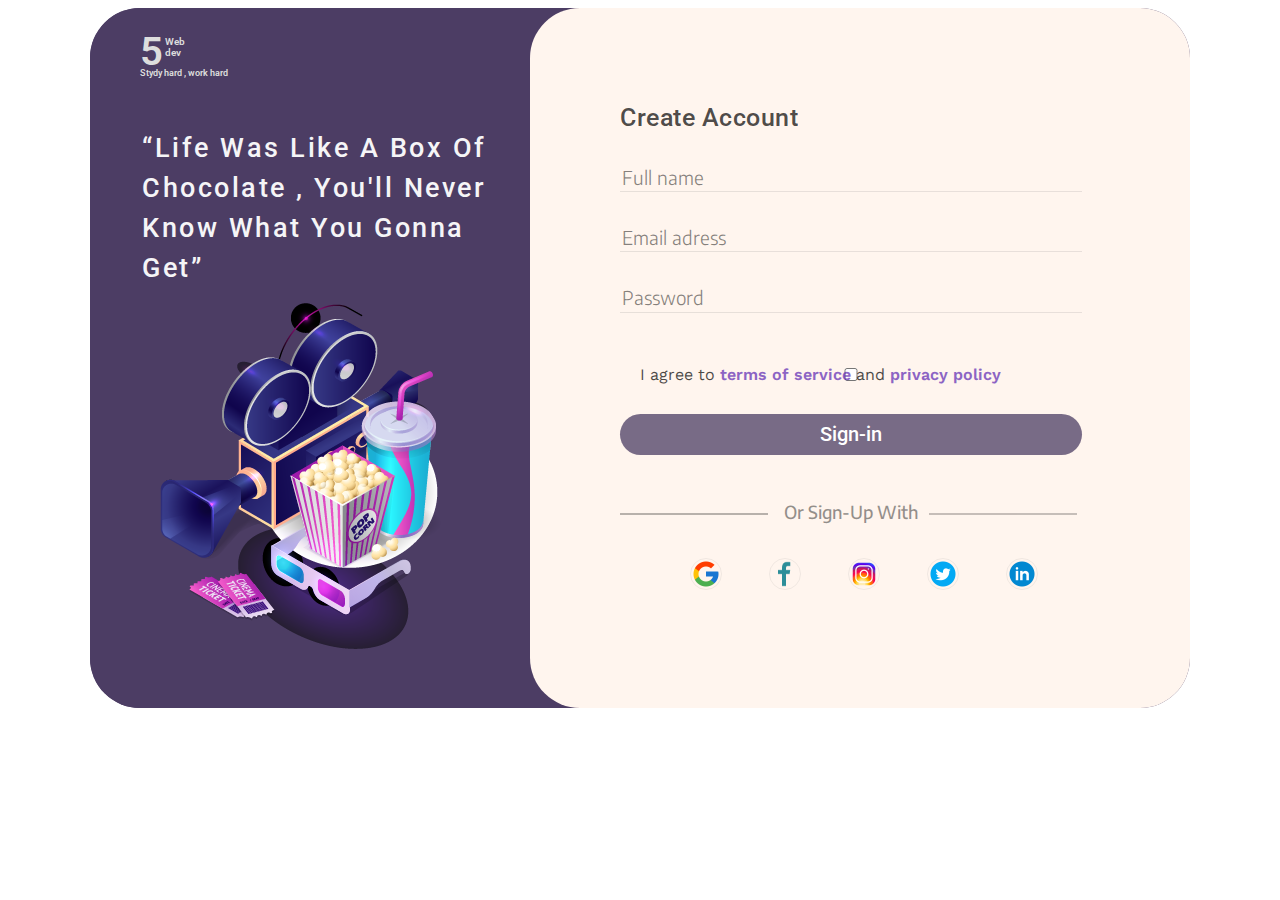
<file: chalenge4/index.html>
<!DOCTYPE html>
<html lang="en">
  <head>
    <meta charset="UTF-8" />
    <meta http-equiv="X-UA-Compatible" content="IE=edge" />
    <meta name="viewport" content="width=device-width, initial-scale=1.0" />
    <link rel="stylesheet" href="master.css" />
    <link rel="preconnect" href="https://fonts.googleapis.com" />
    <link rel="preconnect" href="https://fonts.gstatic.com" crossorigin />
    <link rel="preconnect" href="https://fonts.googleapis.com" />
    <link rel="preconnect" href="https://fonts.gstatic.com" crossorigin />
    <link rel="preconnect" href="https://fonts.googleapis.com">
<link rel="preconnect" href="https://fonts.gstatic.com" crossorigin>
<link href="https://fonts.googleapis.com/css2?family=Encode+Sans:wght@200;300;400;500;600;700&family=Estonia&family=Roboto:ital,wght@0,100;0,300;0,400;0,500;1,100;1,300;1,400&family=Work+Sans:ital,wght@0,300;0,500;0,600;0,700;0,800;0,900;1,200;1,300;1,400;1,500;1,600;1,700;1,800&display=swap" rel="stylesheet">
    <link
      href="https://fonts.googleapis.com/css2?family=Estonia&family=Roboto:ital,wght@0,100;0,300;0,400;0,500;1,100;1,300;1,400&family=Work+Sans:ital,wght@0,300;0,400;0,500;0,600;0,700;0,800;0,900;1,200;1,300;1,400;1,500;1,600;1,700;1,800&display=swap"
      rel="stylesheet"
    />
    <link
      href="https://fonts.googleapis.com/css2?family=Estonia&family=Work+Sans:ital,wght@0,300;0,400;0,500;0,600;0,700;0,800;0,900;1,200;1,300;1,400;1,500;1,600;1,700;1,800&display=swap"
      rel="stylesheet"
    />
    <title>Document</title>
    <link rel="stylesheet" href="all.min.css">
  </head>
  <body>
    <div class="container">
      <div class="landing">
        <div class="bg"></div>
        <div class="title">
          <span>5</span>
          <p>Web <br />dev</p>
          <h5>Stydy hard , work hard</h5>
          <q
            >life was like a box of chocolate , you'll never know what you gonna
            get</q
          >
        </div>
      </div>
      <div class="signup">
        <form action="">
          <div class="sign">
            
            <p>Create Account</p>
            <input type="text" class="box" placeholder="Full name" >
            <input type="text" class="box" placeholder="Email adress">
            <input type="password" class="box bx3"  placeholder="Password">
            <input type="checkbox" class="check">
          <label for="" class="agree">I agree  to <span>terms of service </span>and <span>privacy policy</span></label>
            <input type="button" value="Sign-in" class="btn">
            <h2 class="up">Or Sign-Up With</h2>
          </div>
         
        </form>
        <div class="foot">
          <div class="icon google"><img src="imgs/google_480px.png" alt=""></div>
          <div class="icon google"><img src="imgs/facebook_480px.png" alt=""></div>
          <div class="icon google"><img src="imgs/instagram_480px.png" alt=""></div>
          <div class="icon google"><img src="imgs/twitter_circled_480px.png" alt=""></div>
          <div class="icon google"><img src="imgs/linkedin_circled_480px.png" alt=""></div>
        </div>
      </div>
    </div>
  </body>
</html>
</file>
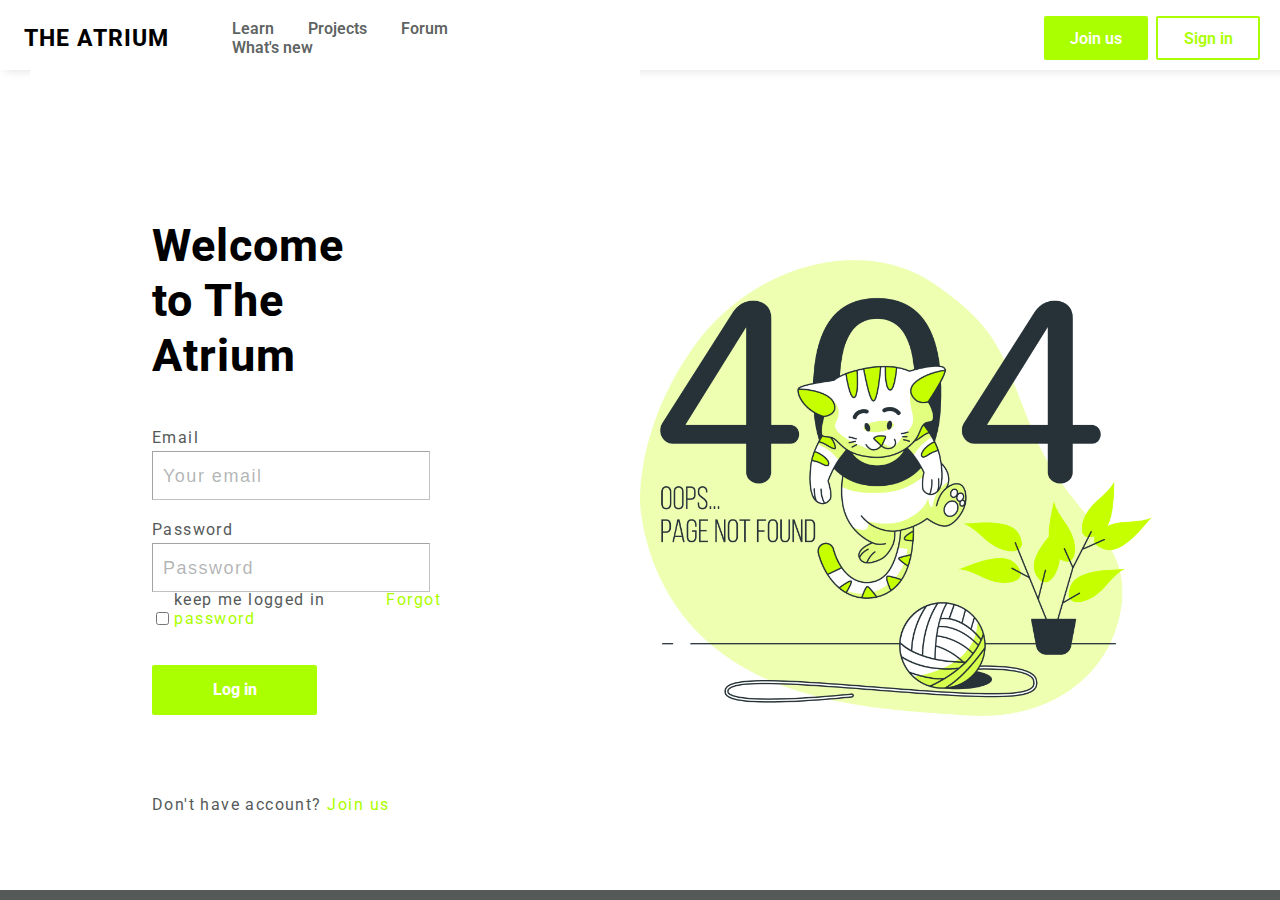
<file: chalenge5/index.html>
<!DOCTYPE html>
<html lang="en">
  <head>
    <meta charset="UTF-8" />
    <meta http-equiv="X-UA-Compatible" content="IE=edge" />
    <meta name="viewport" content="width=device-width, initial-scale=1.0" />
    <link rel="stylesheet" href="master.css" />
    <link rel="preconnect" href="https://fonts.googleapis.com" />
    <link rel="preconnect" href="https://fonts.gstatic.com" crossorigin />
    <link rel="preconnect" href="https://fonts.googleapis.com" />
    <link rel="preconnect" href="https://fonts.gstatic.com" crossorigin />
    <link rel="preconnect" href="https://fonts.googleapis.com">
<link rel="preconnect" href="https://fonts.gstatic.com" crossorigin>
<link href="https://fonts.googleapis.com/css2?family=Encode+Sans:wght@200;300;400;500;600;700&family=Estonia&family=Roboto:ital,wght@0,100;0,300;0,400;0,500;1,100;1,300;1,400&family=Work+Sans:ital,wght@0,300;0,500;0,600;0,700;0,800;0,900;1,200;1,300;1,400;1,500;1,600;1,700;1,800&display=swap" rel="stylesheet">
    <link
      href="https://fonts.googleapis.com/css2?family=Estonia&family=Roboto:ital,wght@0,100;0,300;0,400;0,500;1,100;1,300;1,400&family=Work+Sans:ital,wght@0,300;0,400;0,500;0,600;0,700;0,800;0,900;1,200;1,300;1,400;1,500;1,600;1,700;1,800&display=swap"
      rel="stylesheet"
    />
    <link
      href="https://fonts.googleapis.com/css2?family=Estonia&family=Work+Sans:ital,wght@0,300;0,400;0,500;0,600;0,700;0,800;0,900;1,200;1,300;1,400;1,500;1,600;1,700;1,800&display=swap"
      rel="stylesheet"
    />
    <title>Document</title>
    <link rel="stylesheet" href="all.min.css">
  </head>
  <body>
    <div class="container">
      <!-- start landing page -->
      <div class="landing">
        <div class="nav">
          <div class="logo">
            <p>THE ATRIUM</p>
        </div>
        <div class="list">
          <ol>
            <li class="learn">Learn</li>
            <li class="forum">Projects</li>
            <li class="projects">Forum</li>
            <li class="new">What's new</li>
          </ol>
        </div>
        <div class="btns">
          <p class="join">Join us</p>
          <p class="signin">Sign in</p>
        </div>




        </div>
        <div class="login">
          <div class="form">
            <div class="content">
            <div class="title">
              <p>Welcome to  The Atrium</p>
            </div>
            <form action="">
              <div class="sign">
                <label for="" class="emaillbl">Email</label>
                <input type="text" class="emailtxt" placeholder="Your email">
                <label for="" class="passwordlbl">Password</label>
                <input type="password" class="passwordtxt" placeholder="Password">
                <input type="checkbox" class="check">
                <p class="keep">keep me logged in <span>Forgot password</span></p>
              </div>
            </form>
            <p class="btn">Log in</p>
            <p class="signup">Don't have account? <span>Join us</span></p>
          </div>
        </div>
          <div class="vectorbg">
            <div class="vector">
              <img src="imgs/404.png" alt="">
            </div>
          </div>
        </div>
      </div>
    <!-- end landing page -->
  </body>
</html>
</file>
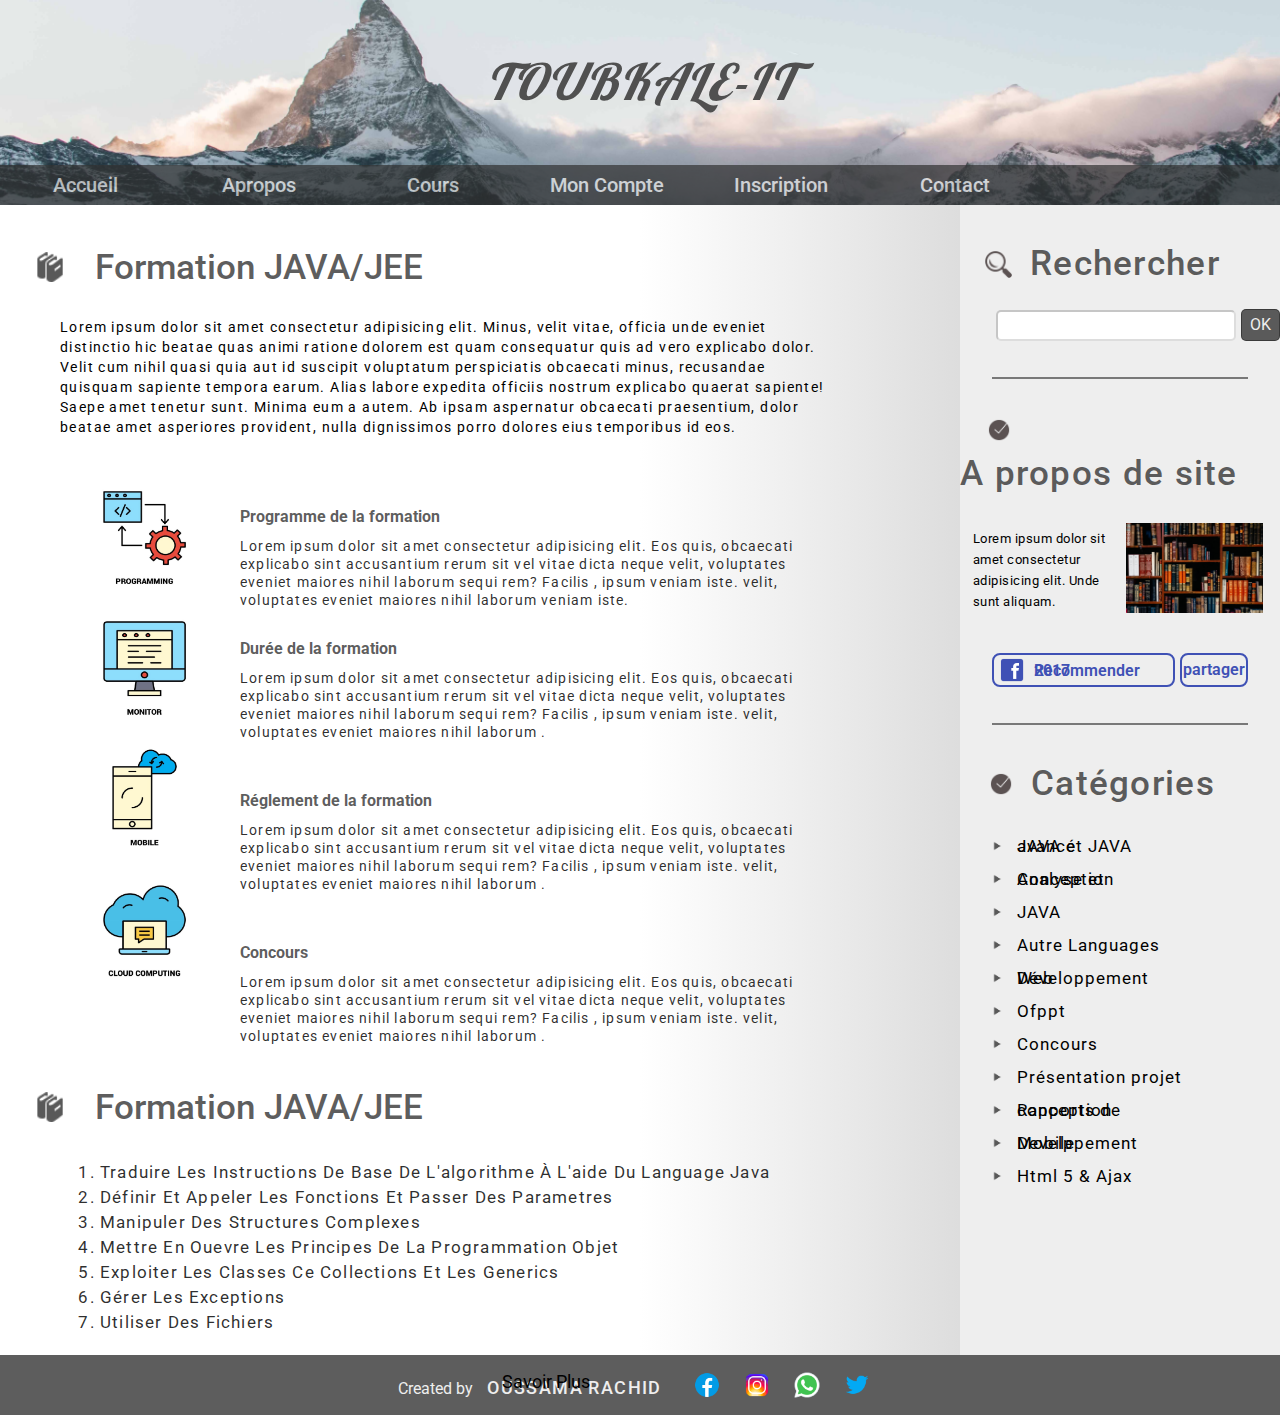
<file: chalenge7/index.html>
<!DOCTYPE html>
<html lang="en">
  <head>
    <meta charset="UTF-8" />
    <meta http-equiv="X-UA-Compatible" content="IE=edge" />
    <meta name="viewport" content="width=device-width, initial-scale=1.0" />
    <link rel="stylesheet" href="master.css" />
    <link rel="preconnect" href="https://fonts.googleapis.com" />
    <link rel="preconnect" href="https://fonts.gstatic.com" crossorigin />
    <link rel="preconnect" href="https://fonts.googleapis.com" />
    <link rel="preconnect" href="https://fonts.gstatic.com" crossorigin />
    <link rel="preconnect" href="https://fonts.googleapis.com" />
    <link rel="preconnect" href="https://fonts.gstatic.com" crossorigin />
    <link rel="preconnect" href="https://fonts.googleapis.com" />
    <link rel="preconnect" href="https://fonts.gstatic.com" crossorigin />
    <link rel="preconnect" href="https://fonts.googleapis.com" />
    <link rel="preconnect" href="https://fonts.gstatic.com" crossorigin />
    <link
      href="https://fonts.googleapis.com/css2?family=Lobster&display=swap"
      rel="stylesheet"
    />
    <link rel="preconnect" href="https://fonts.googleapis.com" />
    <link rel="preconnect" href="https://fonts.gstatic.com" crossorigin />
    <link
      href="https://fonts.googleapis.com/css2?family=Meow+Script&display=swap"
      rel="stylesheet"
    />
    <link
      href="https://fonts.googleapis.com/css2?family=Corinthia:wght@700&display=swap"
      rel="stylesheet"
    />
    <link
      href="https://fonts.googleapis.com/css2?family=Encode+Sans:wght@200;300;400;500;600;700&family=Estonia&family=Roboto:ital,wght@0,100;0,300;0,400;0,500;1,100;1,300;1,400&family=Work+Sans:ital,wght@0,300;0,500;0,600;0,700;0,800;0,900;1,200;1,300;1,400;1,500;1,600;1,700;1,800&display=swap"
      rel="stylesheet"
    />
    <link rel="preconnect" href="https://fonts.googleapis.com" />
    <link rel="preconnect" href="https://fonts.gstatic.com" crossorigin />
    <link
      href="https://fonts.googleapis.com/css2?family=Bebas+Neue&family=Encode+Sans:wght@200;300;400;500;600;700&family=Estonia&family=Roboto:ital,wght@0,100;0,300;0,400;0,500;1,100;1,300;1,400&family=Work+Sans:ital,wght@0,300;0,500;0,600;0,700;0,800;0,900;1,200;1,300;1,400;1,500;1,600;1,700;1,800&display=swap"
      rel="stylesheet"
    />
    <link
      href="https://fonts.googleapis.com/css2?family=Estonia&family=Roboto:ital,wght@0,100;0,300;0,400;0,500;1,100;1,300;1,400&family=Work+Sans:ital,wght@0,300;0,400;0,500;0,600;0,700;0,800;0,900;1,200;1,300;1,400;1,500;1,600;1,700;1,800&display=swap"
      rel="stylesheet"
    />
    <link
      href="https://fonts.googleapis.com/css2?family=Estonia&family=Work+Sans:ital,wght@0,300;0,400;0,500;0,600;0,700;0,800;0,900;1,200;1,300;1,400;1,500;1,600;1,700;1,800&display=swap"
      rel="stylesheet"
    />
    <title>Document</title>
    <link rel="preconnect" href="https://fonts.googleapis.com" />
    <link rel="preconnect" href="https://fonts.gstatic.com" crossorigin />
    <link rel="stylesheet" href="all.min.css" />
  </head>
  <body>
    <div class="container">
      <div class="header">
        <div class="title">TOUBKALE-IT</div>
        <div class="nav">
          <ul>
            <li>Accueil</li>
            <li>Apropos</li>
            <li>Cours</li>
            <li>Mon Compte</li>
            <li>Inscription</li>
            <li>Contact</li>
          </ul>
        </div>
      </div>
      <div class="section">
        <div class="title">
          <img src="imgs/books_26px.png" alt="" />
          <h1>Formation JAVA/JEE</h1>
        </div>
        <div class="text">
          <p>
            Lorem ipsum dolor sit amet consectetur adipisicing elit. Minus,
            velit vitae, officia unde eveniet distinctio hic beatae quas animi
            ratione dolorem est quam consequatur quis ad vero explicabo dolor.
            Velit cum nihil quasi quia aut id suscipit voluptatum perspiciatis
            obcaecati minus, recusandae quisquam sapiente tempora earum. Alias
            labore expedita officiis nostrum explicabo quaerat sapiente! Saepe
            amet tenetur sunt. Minima eum a autem. Ab ipsam aspernatur obcaecati
            praesentium, dolor beatae amet asperiores provident, nulla
            dignissimos porro dolores eius temporibus id eos.
          </p>
        </div>
        <div class="picture">
          <img src="imgs/prg.jpg" alt="" />
        </div>
        <div class="desc">
          <h4>Programme de la formation</h4>
          <p>
            Lorem ipsum dolor sit amet consectetur adipisicing elit. Eos quis,
            obcaecati explicabo sint accusantium rerum sit vel vitae dicta neque
            velit, voluptates eveniet maiores nihil laborum sequi rem? Facilis ,
            ipsum veniam iste. velit, voluptates eveniet maiores nihil laborum
            veniam iste.
          </p>
          <h4>Durée de la formation</h4>
          <p>
            Lorem ipsum dolor sit amet consectetur adipisicing elit. Eos quis,
            obcaecati explicabo sint accusantium rerum sit vel vitae dicta neque
            velit, voluptates eveniet maiores nihil laborum sequi rem? Facilis ,
            ipsum veniam iste. velit, voluptates eveniet maiores nihil laborum .
          </p>
          <h4 class="mobile">Réglement de la formation</h4>
          <p class="prg">
            Lorem ipsum dolor sit amet consectetur adipisicing elit. Eos quis,
            obcaecati explicabo sint accusantium rerum sit vel vitae dicta neque
            velit, voluptates eveniet maiores nihil laborum sequi rem? Facilis ,
            ipsum veniam iste. velit, voluptates eveniet maiores nihil laborum .
          </p>
          <h4 class="last">Concours</h4>
          <p>
            Lorem ipsum dolor sit amet consectetur adipisicing elit. Eos quis,
            obcaecati explicabo sint accusantium rerum sit vel vitae dicta neque
            velit, voluptates eveniet maiores nihil laborum sequi rem? Facilis ,
            ipsum veniam iste. velit, voluptates eveniet maiores nihil laborum .
          </p>
        </div>
        <div class="title">
          <img src="imgs/books_26px.png" alt="" />
          <h1>Formation JAVA/JEE</h1>
        </div>
        <div class="list">
          <ol>
            <li>
              Traduire les instructions de base de l'algorithme à l'aide du
              language java
            </li>
            <li>Définir et appeler les fonctions et passer des parametres</li>
            <li>manipuler des structures complexes</li>
            <li>mettre en ouevre les principes de la programmation objet</li>
            <li>exploiter les classes ce collections et les generics</li>
            <li>gérer les exceptions</li>
            <li>utiliser des fichiers</li>
          </ol>
          <p class="savoir">Savoir plus</p>
        </div>
      </div>

      <div class="aside">
        <div class="search">
          <img src="imgs/search_26px.png" alt="" />
          <h2>Rechercher</h2>
        </div>
        <div class="searchfrm">
          <input type="text" />
          <p>OK</p>
        </div>
        <div class="line"></div>
        <div class="propos">
          <img src="imgs/checked_50px.png" alt="" />
          <h2>A propos de site</h2>
        </div>
        <div class="pcon">
          <p>
            Lorem ipsum dolor sit amet consectetur adipisicing elit. Unde sunt
            aliquam.
          </p>
          <div class="image">
            <img src="imgs/library.jpg" />
          </div>
        </div>
        <div class="facebook">
          <div class="rec">
            <img src="imgs/facebook_32px.png" alt="" />
            <p>Recommender 2017</p>
          </div>
          <div class="partager">partager</div>
        </div>
        <div class="line"></div>
        <div class="cat">
          <img src="imgs/checked_50px.png" alt="" />
          <h2>Catégories</h2>
        </div>
        <div class="cats">
          <div class="row">
            <img src="imgs/play_50px.png" alt="" />
            <p>JAVA et JAVA avancé</p>
          </div>
          <div class="row">
            <img src="imgs/play_50px.png" alt="" />
            <p>Analyse et Conception</p>
          </div>
          <div class="row">
            <img src="imgs/play_50px.png" alt="" />
            <p>JAVA</p>
          </div>
          <div class="row">
            <img src="imgs/play_50px.png" alt="" />
            <p>Autre Languages</p>
          </div>
          <div class="row">
            <img src="imgs/play_50px.png" alt="" />
            <p>Développement Web</p>
          </div>
          <div class="row">
            <img src="imgs/play_50px.png" alt="" />
            <p>Ofppt</p>
          </div>
          <div class="row">
            <img src="imgs/play_50px.png" alt="" />
            <p>Concours</p>
          </div>
          <div class="row">
            <img src="imgs/play_50px.png" alt="" />
            <p>Présentation projet</p>
          </div>
          <div class="row">
            <img src="imgs/play_50px.png" alt="" />
            <p>Rapports de conception</p>
          </div>
          <div class="row">
            <img src="imgs/play_50px.png" alt="" />
            <p>Develppement Mobile</p>
          </div>
          <div class="row">
            <img src="imgs/play_50px.png" alt="" />
            <p>Html 5 & Ajax</p>
          </div>
        </div>
      </div>

      <div class="footer">
        <div class="name">Created by <span> OUSSAMA RACHID</span></div>
        <div class="icons">
          <img src="imgs/fb.png" alt="" />
          <img src="imgs/insta.png" alt="" />
          <img src="imgs/whatsapp_30px.png" alt="" />
          <img src="imgs/twitter_30px.png" alt="" />
        </div>
      </div>
    </div>
  </body>
</html>
</file>
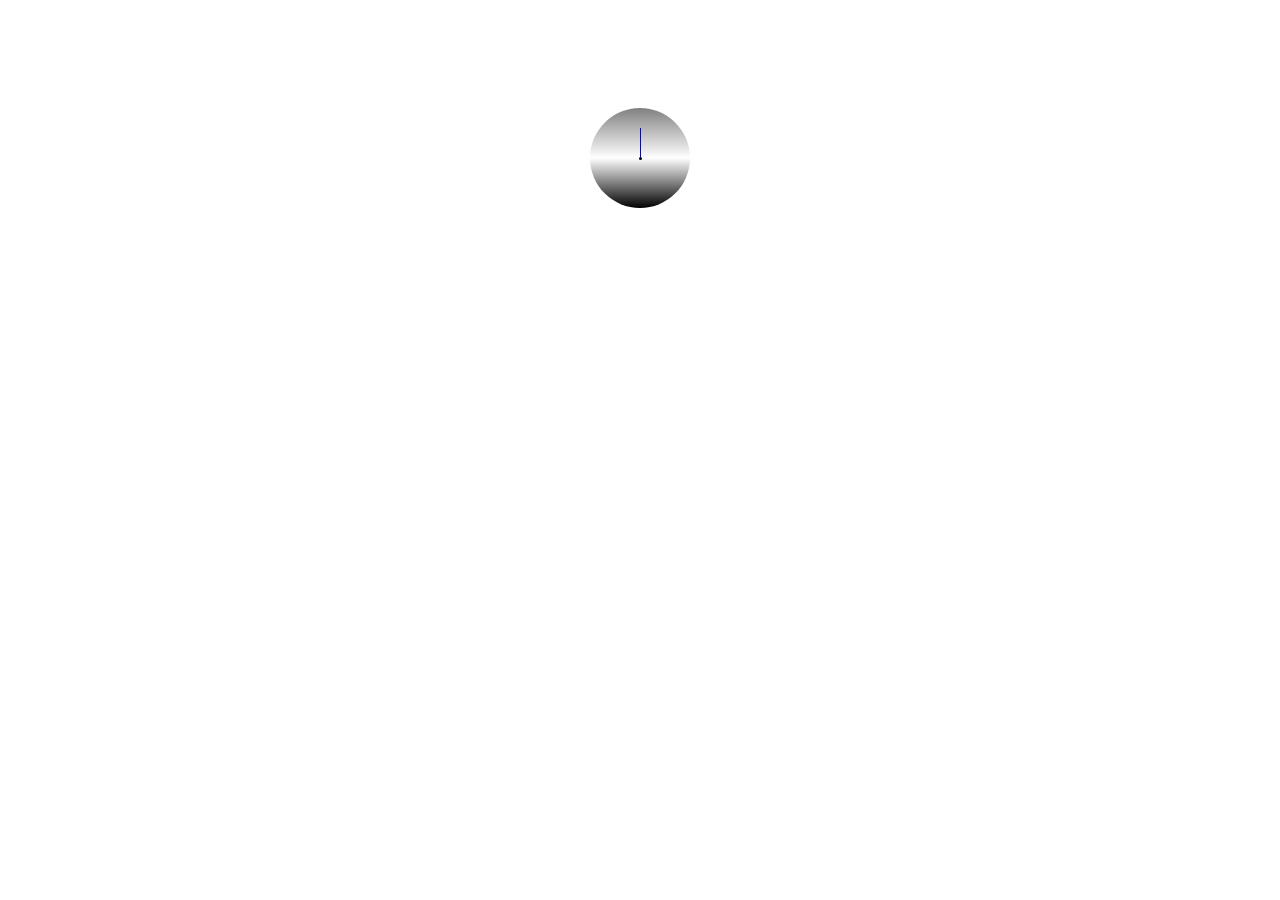
<file: horloge/index.html>
<!DOCTYPE html>
<html lang="en">
<head>
  <meta charset="UTF-8">
  <meta http-equiv="X-UA-Compatible" content="IE=edge">
  <meta name="viewport" content="width=device-width, initial-scale=1.0">
  <title>Document</title>
  <link rel="stylesheet" href="master.css">
</head>
<body>
  <div class="horloge">
    <div class="point"></div>
  </div>
</body>
</html>
</file>
<file: chalenge4/master.css>
body {
  font-family: "Work Sans", sans-serif;
  display: flex;
  justify-content: center;
  align-items: center;
}
.container {
  background-color: #ddd;
  width: 1100px;
  height: 700px;
  border-radius: 50px;
  display: flex;
  flex-direction: row;
  background-color: #4c3d64;
}
.container .landing {
  width: 40%;
  background-color: #4c3d64;
  border-top-left-radius: 50px;
  border-bottom-left-radius: 50px;
  position: relative;
  /* border-bottom-right-radius: 50px;
  border-top-right-radius: 50px; */
}

.container .landing .bg {
  width: 90%;
  height: 50%;
  background-image: url(imgs/login.png);
  background-size: ;
  background-repeat: no-repeat;
  position: absolute;
  bottom: 55px;
  left: 70px;
}

.container .landing {
  display: flex;
  justify-content: center;
}
.container .landing q {
  text-align: start;
  font-family: "Roboto", sans-serif;
  font-size: 27px;
  color: #fff;
  font-weight: 500;
  margin-right: 30px;
  text-transform: capitalize;
  opacity: 90%;
  line-height: 40px;
  letter-spacing: 2.5px;
  position: absolute;
  left: 52px;
  top: 120px;
  opacity: 95%;
}
.container .landing span {
  color: #ddd;
  font-family: "Roboto", sans-serif;
  font-weight: 600;
  font-size: 40px;
  position: absolute;
  left: 50px;
  top: 20px;
}
.container .landing p {
  color: #ddd;
  font-family: "Roboto", sans-serif;
  font-weight: 600;
  font-size: 10px;
  position: absolute;
  left: 75px;
  top: 18px;
}
.container .landing h5 {
  color: #ddd;
  font-family: "Roboto", sans-serif;
  font-weight: 600;
  font-size: 9px;
  position: absolute;
  left: 50px;
  top: 45px;
}
.container .signup {
  width: 60%;
  background-color: seashell;
  border-radius: 50px;
  height: 100%;
  position: relative;
}
.container .signup .sign {
  width: 70%;
  height: 460px;
  margin-left: 90px;
  margin-top: 70px;
  display: flex;
  flex-direction: column;
  gap: 30px;
}
.container .signup .sign p {
  font-size: 25px;
  letter-spacing: 0.5px;
  font-family: "roboto";
  font-weight: 500;
  margin-bottom: -0px;
  opacity: 95%;
  color: rgba(0, 0, 0, 0.74);
}
.container .signup .sign .box {
  font-family: "Encode Sans", sans-serif;
  height: 40px;
  background-color: transparent;
  border: 0px;
  font-weight: 350;
  border-bottom: 1px solid rgba(128, 128, 128, 0.226);
  font-size: 19px;
  color: rgba(90, 90, 90, 0.925);
  opacity: 80%;
}
.container .signup .sign .bx3 {
  margin-bottom: 25px;
}
.container .signup .sign .box::placeholder {
  color: rgba(0, 0, 0, 0.596);
}
.container .signup .sign .box:focus {
  outline: 0px;
}
.container .signup .check {
  display: inline;
  margin: 0px;
  margin-bottom: -46px;
}
.container .signup .agree {
  display: inline;
  margin: 0px;
  margin-left: 20px;
  opacity: 70%;
}

.container .signup .agree span {
  color: #5c27b3;
  font-weight: 600;
}
.container .signup .btn {
  height: 60px;
  background-color: #4c3d64c0;
  border: 0px;
  border-radius: 60px;
  color: #fff;
  font-family: "roboto";
  font-size: 20px;
  font-weight: 500;
}
.container .signup .up {
  text-align: center;
  color: rgba(17, 17, 17, 0.5);
  font-family: "Encode Sans", sans-serif;
  font-size: 18px;
  font-weight: 500;
  position: relative;
  opacity: 90%;
}
.container .signup .up::before {
  content: "";
  width: 148px;
  height: 2px;
  background-color: rgba(0, 0, 0, 0.308);
  position: absolute;
  left: 0px;
  top: 13px;
}
.container .signup .up::after {
  content: "";
  width: 148px;
  height: 2px;
  background-color: rgba(0, 0, 0, 0.247);
  position: absolute;
  right: 5px;
  top: 13px;
}
.foot {
  position: absolute;
  bottom: 100px;
  width: 60%;
  height: 50px;
  margin-left: 120px;
  margin-top: 70px;
  display: flex;
  flex-direction: row;
  justify-content: space-around;
}
.foot img {
  width: 30px;
  margin-right: -50px;
  border-radius: 50%;
  border: 1px solid rgba(128, 128, 128, 0.116);
}
</file>
<file: chalenge5/master.css>
body {
  font-family: "roboto", sans-serif;
  display: flex;
  margin: 0px;
  padding: 0px;
  background-color: #555a59;
}
:root {
  --main-color: #aaff00;
}
.container {
  width: 100%;
  background-color: #ffffff;
}

.container .landing .nav {
  background-color: #ffffff;
  height: 70px;
  width: 100%;
  box-shadow: 5px 0px 10px 0px #ddd;
  margin-bottom: 20px;
}
.container .landing .login {
  width: 100%;
  height: 800px;
  display: grid;
  grid-template-columns: 50% 50%;
}
.container .landing .login .form {
  margin-top: -20px;
  background-color: #ffffff;
  display: flex;
  justify-content: center;
  align-items: center;
  margin-left: 30px;
}
.container .landing .login .vectorbg {
  background-color: #ffffff;
  display: flex;
  justify-content: center;
  align-items: center;
}
.container .landing .login .vectorbg .vector {
}
.container .landing .login .vectorbg .vector img {
  width: 80%;
}
.container .landing .login .form .content {
  width: 60%;
  height: 75%;
}
.container .landing .login .form .content .title {
  width: 60%;
}

.container .landing .login .form .content .title p {
  font-size: 45px;
  font-weight: 750;
  letter-spacing: 1px;
  line-height: 55px;
}
.container .landing .login .form .content .sign label {
  display: block;
  font-size: 16px;
  margin-bottom: 4px;
  color: #555a59;
  letter-spacing: 1.4px;
}
.container .landing .login .form .content .sign {
  width: 80%;
  background-color: #ffffff;
}

.container .landing .login .form .content .sign input {
  display: block;
}
.container .landing .login .form .content .sign .emailtxt,
.passwordtxt {
  width: 90%;
  height: 45px;
  outline: 0px;
  border-color: #555a595d;
  border-width: 0.1px;
  font-size: 21px;
  font-weight: 500;
  color: #555a59;
  padding-left: 10px;
  margin-bottom: 20px;
  letter-spacing: 1.5px;
}
.container .landing .login .form .content .sign input::placeholder {
  color: #555a5975;
  font-size: 18px;
}

.container .landing .login .form .content .sign {
  position: relative;
}
.container .landing .login .form .content .sign .keep {
  position: absolute;
  left: 22px;
  bottom: -19px;
  display: block;
  font-size: 16px;
  color: #555a59;
  letter-spacing: 1.4px;
}
.container .landing .login .form .content .signup {
  font-size: 16px;
  color: #555a59;
  letter-spacing: 1.4px;
}
.keep span {
  color: var(--main-color);
  letter-spacing: 1.5px;
  margin-left: 55px;
}
.signup span {
  color: var(--main-color);
  letter-spacing: 1.5px;
}
span:hover {
  color: #555a59;
  cursor: pointer;
}

.container .landing .login .form .content .btn:hover {
  color: var(--main-color);
  background-color: #ffffff;
  border: 1.4px var(--main-color) solid;
}
.container .landing .login .form .content .btn {
  transition-duration: 0.5s;
  color: #ffffff;
  width: 165px;
  height: 50px;
  border-radius: 2px;
  display: flex;
  justify-content: center;
  align-items: center;
  background-color: #aaff00;
  font-weight: 800;
  margin-bottom: 80px;
  margin-top: 40px;
}
.container .nav {
  display: grid;
  grid-template-columns: 15% 30% 55%;
  align-items: center;
}
.container .logo {
  display: flex;
  justify-content: center;
  align-items: center;
}
.container .logo p {
  font-weight: 750;
  letter-spacing: 1px;
  font-size: 23px;
}
.container .logo p:hover {
  cursor: pointer;
}
.container .nav p:hover {
  cursor: pointer;
}
.container .logo p:hover {
  cursor: pointer;
}
.container .nav ol li {
  margin-right: 30px;
  font-weight: 600;
  color: #555a59f1;
}

.container .nav li {
  display: inline-block;
  transition-duration: 0.5s;
}

.container .nav .btns {
  display: flex;
  justify-content: flex-end;
  align-items: center;
}
.container .nav .btns .join {
  width: 100px;
  background-color: var(--main-color);
  height: 40px;
  margin-right: 8px;
  transition-duration: 0.5s;
  color: #ffffff;
  border-radius: 2px;
  display: flex;
  justify-content: center;
  align-items: center;
  background-color: #aaff00;
  font-weight: 600;
  border: 2.5px var(--main-color) solid;
}
.container .nav .btns .join:hover {
  width: 110px;
  background-color: #ffffff;
  color: var(--main-color);
  border: 2.5px var(--main-color) solid;
}
.container .nav .btns .signin {
  width: 100px;
  background-color: #ffffff;
  height: 40px;
  margin-right: 20px;
  transition-duration: 0.5s;
  color: var(--main-color);
  border-radius: 2px;
  display: flex;
  justify-content: center;
  align-items: center;
  font-weight: 600;
  border: 2.5px var(--main-color) solid;
}
.container .nav .btns .signin:hover {
  background-color: var(--main-color);
  color: #ffffff;
  background-color: #aaff00;
  border: 2.5px var(--main-color) solid;
  width: 110px;
}
</file>
<file: chalenge7/master.css>
body {
  margin: 0px;
  padding: 0px;
  font-family: "roboto", sans-serif;
}
:root {
  --main-color: rgba(50, 50, 50, 0.788);
}
.container {
  width: 100%;
  display: grid;
  grid-template-columns: 75% 25%;
  grid-template-rows: 205px 1150px 60px;
}
.container .header {
  background-color: aquamarine;
  grid-column-start: 1;
  grid-column-end: 3;
  background-image: url(imgs/header.jpg);
  background-size: cover;
  position: relative;
}
.container .header .title {
  font-family: "Lobster", cursive;
  font-style: italic;
  font-size: 50px;
  font-weight: 400;
  letter-spacing: 2px;
  text-align: center;
  margin-top: 50px;
  color: rgb(80, 80, 80);
}
.container .header .nav {
  height: 40px;
  width: 100%;
  opacity: 70%;
  background-color: rgba(50, 50, 50);
  position: absolute;
  bottom: 0px;
  padding: 0px;
}
.container .header .nav ul {
  list-style-type: none;
  height: 100%;
  padding: 0px;
  margin: 0px;
}
.container .header .nav ul li {
  display: inline-block;
  width: 170px;
  height: 100%;
  margin-right: 0px;
  color: #eee !important;
  line-height: 40px;
  text-align: center;

  line-height: ;
  color: black;
  font-weight: 500;
  font-size: 20px;
  font-family: "roboto", sans-serif;
  transition-duration: 0.5s;
}
.container .header .nav ul li:hover {
  background-color: black;
  cursor: pointer;
}

.container .aside {
  background-color: #eee;
}
.container .aside .search {
  width: 60%;
  display: flex;
  flex-direction: row;
  margin-left: 25px;
  margin-top: 30px;
}
.container .aside .search img {
  width: 27px;
  height: 27px;
  margin-top: 16px;
  margin-right: 18px;
}
h2 {
  line-height: 0px;
  color: rgba(50, 50, 50, 0.788);
  font-size: 35px;
  font-weight: 500;
  letter-spacing: 1.3px;
}
.container .aside .searchfrm {
  display: flex;
  flex-direction: row;
  align-items: center;
  margin-left: 16px;
  margin-bottom: 20px;
}
.container .aside .searchfrm input {
  height: 25px;
  border-radius: 5px;
  border-color: rgba(128, 128, 128, 0.267);
  border-width: 0.5s;
  outline: 0px;
  margin-left: 20px;
  font-size: 18px;
  color: var(--main-color);
}
.container .aside .searchfrm p {
  width: 70px;
  height: 30px;
  margin-left: 5px;
  background-color: rgba(50, 50, 50, 0.788);
  border-radius: 5px;
  text-align: center;
  line-height: 30px;
  border: 1px solid var(--main-color);
  color: #eee;
  transition: 0.5s;
}
.container .aside .searchfrm p:hover {
  background-color: #eee;
  color: var(--main-color);
  border: 1px solid var(--main-color);
}
.line {
  width: 80%;
  height: 2px;
  background-color: var(--main-color);
  margin-left: 10%;
  opacity: 80%;
}
.propos {
  margin-top: 40px;
  margin-bottom: -10px;
}
.propos img {
  width: 22px;
  display: inline-block;
  margin-left: 28px;
  margin-right: 15px;
}
.propos h2 {
  display: inline-block;
}
.pcon {
  width: 95%;
  height: 100px;
  display: flex;
  flex-direction: row;
  justify-content: space-around;
  background-color: ;
  margin-top: 30px;
}
.pcon .image {
  width: 45%;
  height: 90%;
}
.pcon p {
  width: 50%;
  letter-spacing: 0.5px;
  font-size: 13px;
  line-height: 21px;
  position: relative;
  top: -8px;
  padding-left: 12px;
}
.pcon .image img {
  width: 100%;
  height: 100%;
}
.facebook {
  margin-top: 30px;
  margin-left: 10%;
  width: 80%;
  height: 30px;
  display: flex;
  justify-content: space-between;
  flex-direction: row;
  position: relative;
  color: #3f51b5;
  font-weight: 600;
  margin-bottom: 40px;
}
.facebook .rec {
  width: 70%;
  height: 100%;
  border: 2px solid #3f51b5;
  line-height: 0px;
  border-radius: 8px;
  transition-duration: 0.5s;
}
.facebook .rec:hover {
  background-color: #3f51b5;
  color: #eee;
}
.facebook .rec img {
  width: 30px;
  height: 30px;
  position: absolute;
  left: 5px;
}
.facebook .partager:hover {
  background-color: #3f51b5;
  color: #eee;
}
.facebook .partager {
  width: 25%;
  height: 100%;
  border: 2px solid #3f51b5;
  border-radius: 8px;
  text-align: center;
  line-height: 30px;
  transition-duration: 0.5s;
}
.facebook .rec p {
  margin-left: 40px;
}

.container .footer {
  background-color: black;
  grid-column-start: 1;
  grid-column-end: 3;
}
.cat {
  margin-top: 30px;
}
.cat img {
  width: 22px;
  display: inline-block;
  margin-left: 30px;
  margin-right: 15px;
}
.cat h2 {
  display: inline-block;
}
.cats .row img {
  width: 10px;
  margin-right: 15px;
}
.cats .row p {
  line-height: 0px;
  font-size: 17px;
  letter-spacing: 1px;
}
.cats {
  width: 60%;
  display: flex;
  flex-direction: column;
  margin-left: 10%;
  margin-top: 20px;
}
.cats .row {
  margin-bottom: 8px;
  height: 25px;
  display: flex;
  flex-direction: row;
  align-items: center;
}

.container .section {
  position: relative;
  background-color: #eee;
  background-image: linear-gradient(to right, #fff, #fff, #fff, #ddd);
}
.container .section .title {
  width: 50%;
  display: flex;
  margin-left: 35px;
  margin-top: 40px;
}
.container .section .title img {
  width: 30px;
  height: 30px;
  margin-top: 7px;
  margin-right: 30px;
}
.container .section .title h1 {
  line-height: 0px;
  font-size: 35px;
  font-weight: 500;
  color: var(--main-color);
}
.container .section .text {
  width: 80%;
  margin-left: 60px;
  margin-top: 25px;
}
.container .section .text p {
  line-height: 20px;
  letter-spacing: 1.4px;
  font-size: 14px;
}
.container .section .picture {
  width: 90px;
  height: 500px;
  position: absolute;
  left: 100px;
  top: 280px;
}
.container .section .picture img {
  width: 100%;
  height: 100%;
}
.container .section .desc {
  width: 60%;
  margin-left: 240px;
  margin-top: 80px;
}
.container .section .desc h4 {
  line-height: 0px;
  margin-bottom: 20px;
  color: var(--main-color);
}
.container .section .desc p {
  font-size: 14px;
  letter-spacing: 1.2px;
  margin-bottom: 40px;
  line-height: 18px;
  color: rgba(0, 0, 0, 0.829);
}
.mobile {
  margin-top: 60px;
}
.last {
  margin-top: 60px;
}
.list {
  width: 80%;
  margin-left: 60px;
  margin-top: 30px;
}
.list ol li {
  height: 25px;
  font-size: 17px;
  letter-spacing: 1.2px;
  text-transform: capitalize;
  color: rgba(0, 0, 0, 0.829);
}
.savoir {
  font-size: 18px;
  text-transform: capitalize;
  position: absolute;
  right: 370px;
}
.savoir:hover {
  text-decoration: underline;
  cursor: pointer;
}
.footer {
  background-color: var(--main-color) !important;
  display: flex;
  justify-content: center;
  align-items: center;
  color: #eee;
}
.icons {
  width: 200px;
  display: flex;
  justify-content: space-around;
}
.icons img {
  width: 30px;
  height: 30px;
}
.footer .name span {
  font-size: 18px;
  letter-spacing: 1.4px;
  font-weight: 500;
  margin-left: 10px;
  margin-right: 20px;
}
.footer .name {
  margin-top: 5px;
}
</file>
<file: horloge/master.css>
body{
  display: flex;
  justify-content: center;
} 
.horloge{
  width: 100px;
  height: 100px;
  margin-top: 100px;
  border-radius: 50%;
  background-image: linear-gradient(to bottom ,gray , #fff , #000);
  position: relative;
}
.horloge .point{
  width: 3px;
  height: 3px;
  border-radius: 50%;
  position: absolute;
  top: 49%;
  background-color: black;
  left: 49%;
}

.horloge::after{
  content: "";
  width: 1px;
  height: 30%;
  position: absolute;
  background-color: blue;
  bottom: 50%;
  left: 50%;
  transform-origin: bottom;
  animation-name: secondes;
  animation-duration: 60s;
}

@keyframes secondes{
from{
  transform: rotate(0deg);
  animation-iteration-count: infinite;
}
to{
  transform: rotate(360deg);
}
}
</file>
